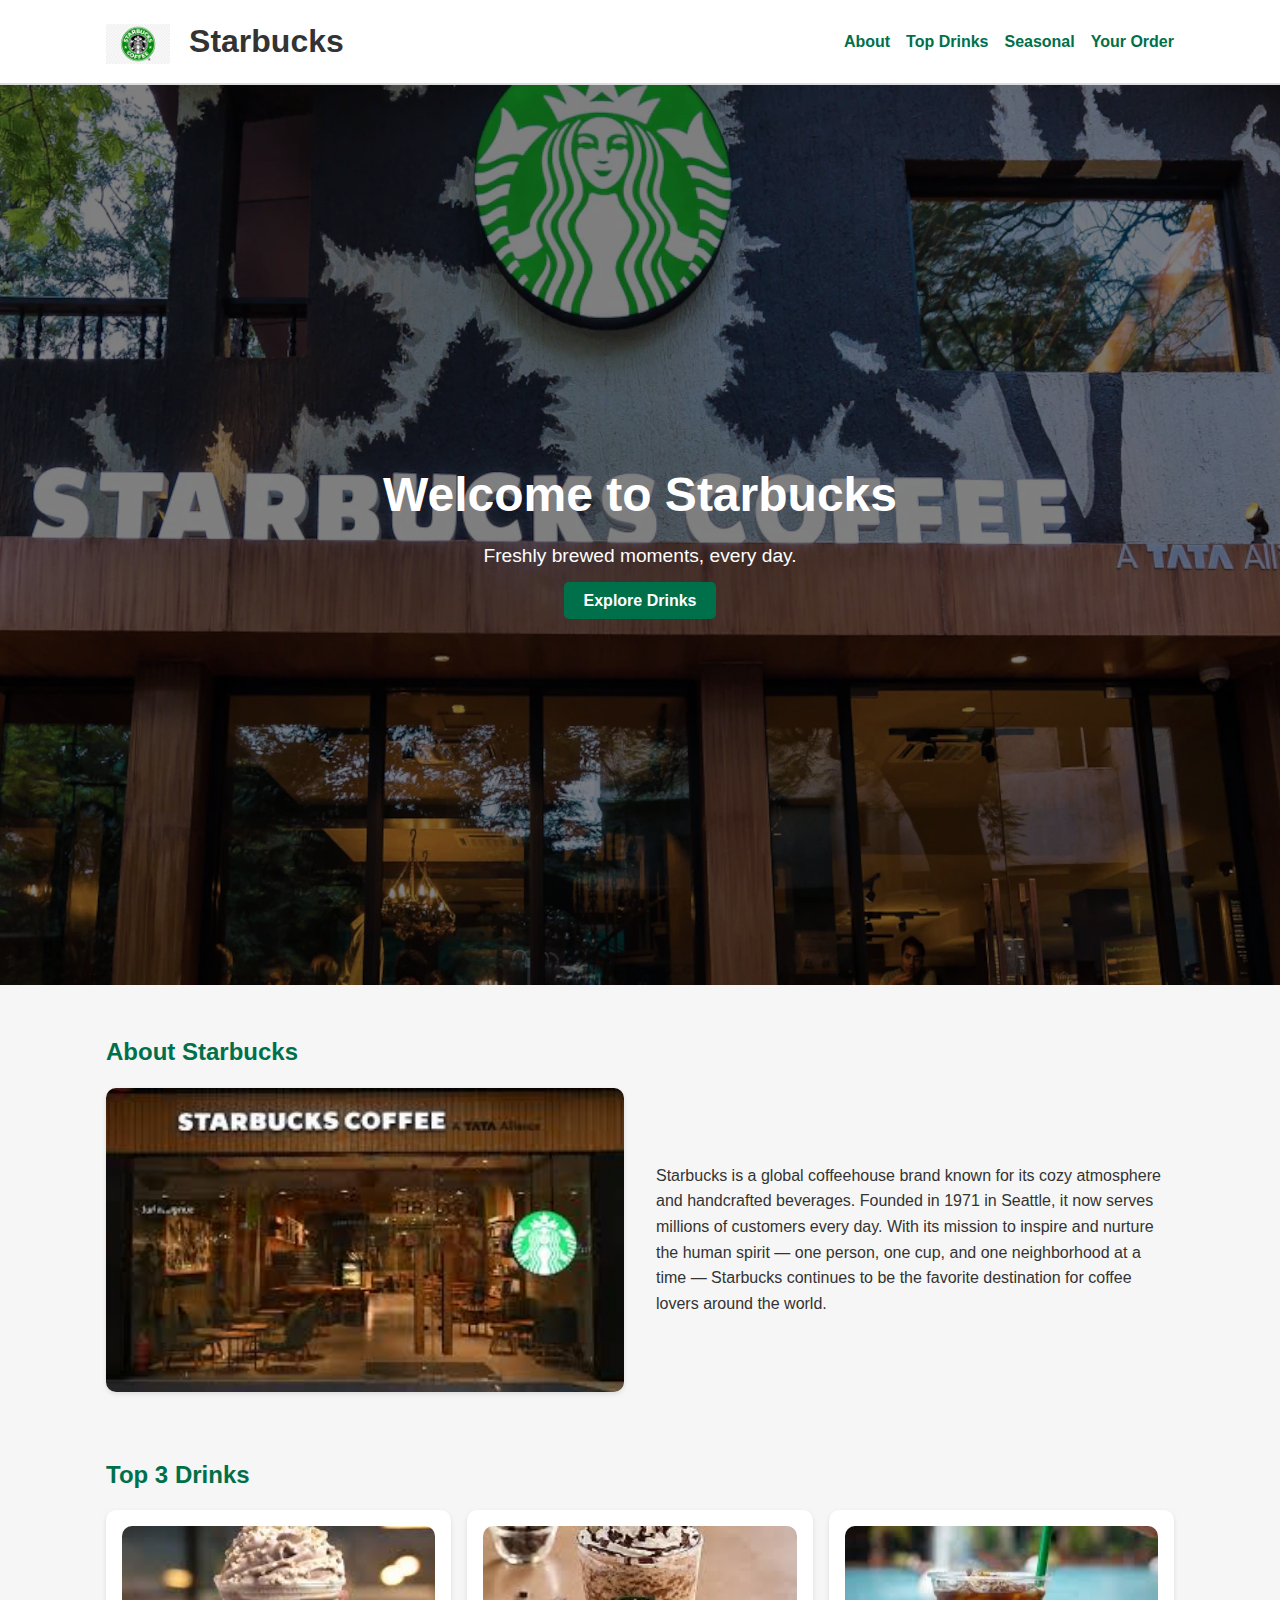
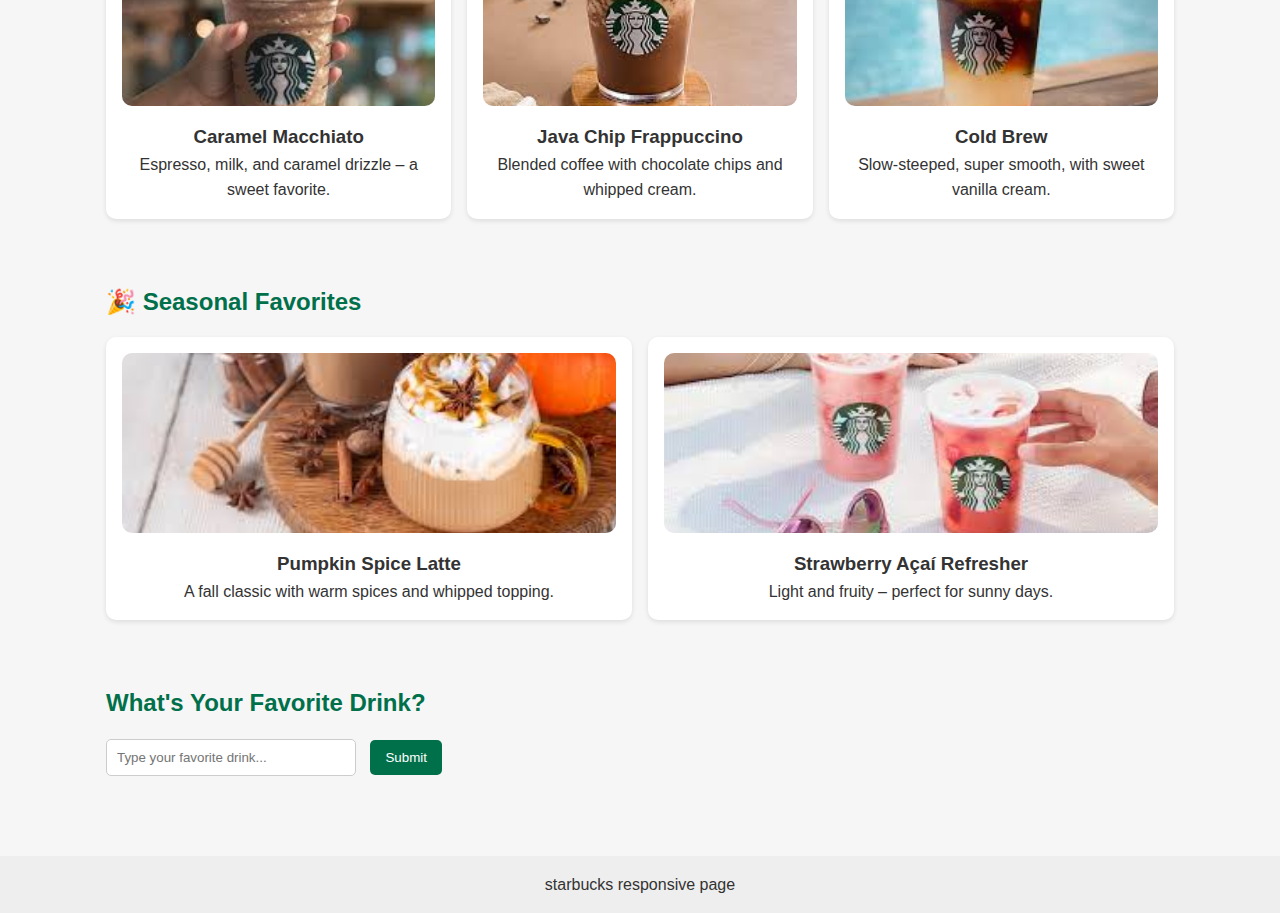
<file: index.html>
<!DOCTYPE html>
<html lang="en">
<head>
  <meta charset="UTF-8" />
  <meta name="viewport" content="width=device-width, initial-scale=1.0"/>
  <title>Starbucks </title>
  <link rel="stylesheet" href="style.css" />
</head>
<body>

  <header>
    <div class="container">
      <h1><img src="logo.png" alt="Starbucks Logo" class="logo" /> Starbucks</h1>
      <nav>
        <button id="menuBtn">☰</button>
        <ul id="navLinks">
          <li><a href="#about">About</a></li>
          <li><a href="#drinks">Top Drinks</a></li>
          <li><a href="#seasonal">Seasonal</a></li>
          <li><a href="#yourOrder">Your Order</a></li>
        </ul>
      </nav>
    </div>
  </header>

  <!-- Hero Section -->
  <section class="hero-section">
    <div class="hero-text">
      <h1>Welcome to Starbucks</h1>
      <p>Freshly brewed moments, every day.</p>
      <a href="#drinks" class="btn">Explore Drinks</a>
    </div>
  </section>

  <main class="container">
    <section id="about">
  <h2> About Starbucks</h2>
  <div class="about-content">
    <img src="image3.png" alt="Starbucks Store" />
    <div class="about-text">
      <p>
        Starbucks is a global coffeehouse brand known for its cozy atmosphere and handcrafted beverages. 
        Founded in 1971 in Seattle, it now serves millions of customers every day. With its mission to inspire and nurture the human spirit — one person, one cup, and one neighborhood at a time — Starbucks continues to be the favorite destination for coffee lovers around the world.
      </p>
    </div>
  </div>
</section>


    <section id="drinks">
      <h2> Top 3 Drinks</h2>
      <div class="card-grid">
        <div class="card">
          <img src="image4.png" alt="Caramel Macchiato" />
          <h3>Caramel Macchiato</h3>
          <p>Espresso, milk, and caramel drizzle – a sweet favorite.</p>
        </div>
        <div class="card">
          <img src="image5.png" alt="Java Chip Frappuccino" />
          <h3>Java Chip Frappuccino</h3>
          <p>Blended coffee with chocolate chips and whipped cream.</p>
        </div>
        <div class="card">
          <img src="image6.png" alt="Cold Brew" />
          <h3>Cold Brew</h3>
          <p>Slow-steeped, super smooth, with sweet vanilla cream.</p>
        </div>
      </div>
    </section>

    <section id="seasonal">
      <h2>🎉 Seasonal Favorites</h2>
      <div class="card-grid">
        <div class="card">
          <img src="image7.png" alt="Pumpkin Spice Latte" />
          <h3>Pumpkin Spice Latte</h3>
          <p>A fall classic with warm spices and whipped topping.</p>
        </div>
        <div class="card">
          <img src="image8.png" alt="Strawberry Refresher" />
          <h3>Strawberry Açaí Refresher</h3>
          <p>Light and fruity – perfect for sunny days.</p>
        </div>
      </div>
    </section>

    <section id="yourOrder">
      <h2> What's Your Favorite Drink?</h2>
      <input type="text" id="drinkInput" placeholder="Type your favorite drink..." />
      <button onclick="submitOrder()">Submit</button>
      <p id="response"></p>
    </section>
  </main>

  <footer>
    <p>starbucks responsive page</p>
  </footer>

  <script src="script.js"></script>
</body>
</html>
</file>
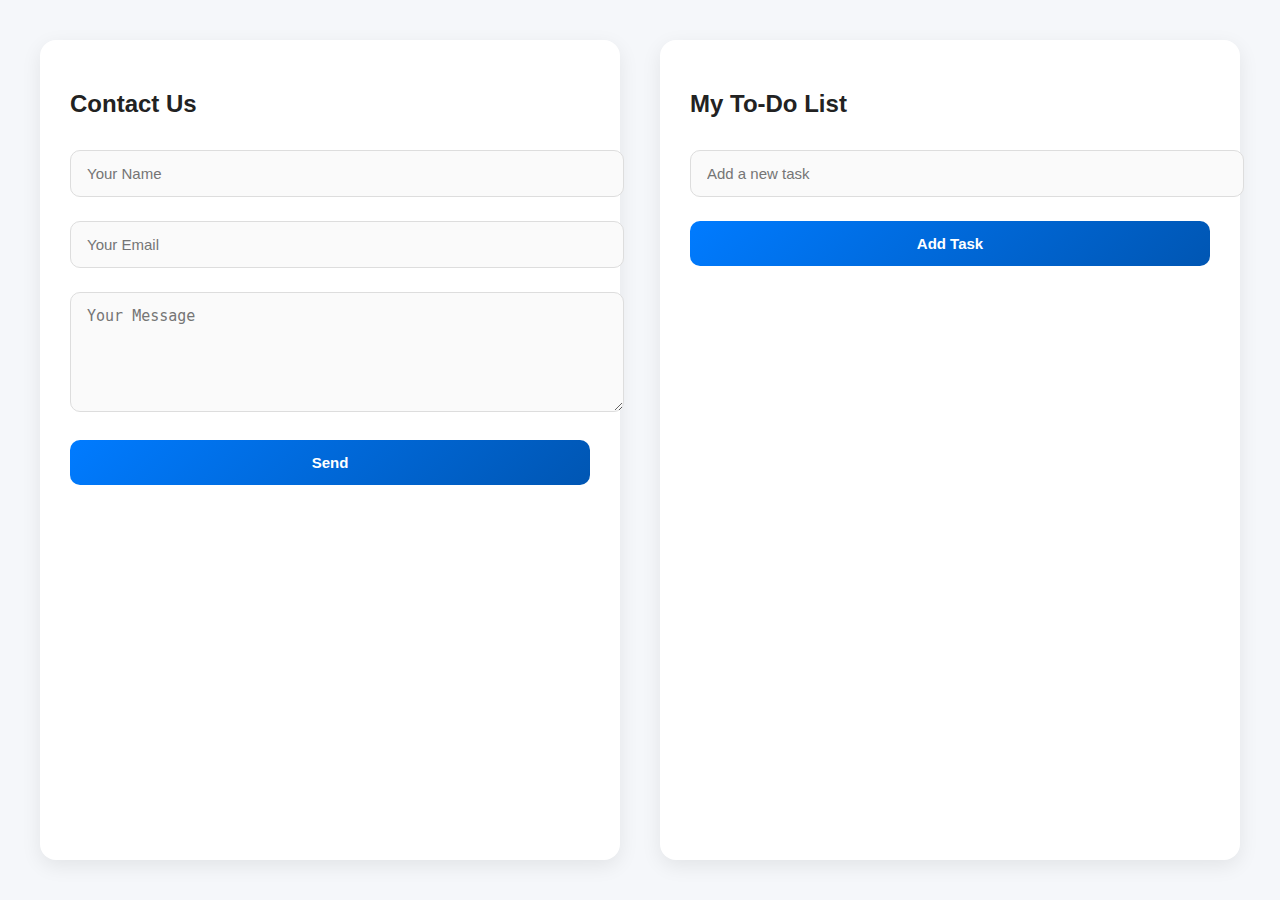
<file: task-2/index.html>
<!DOCTYPE html>
<html lang="en">
<head>
  <meta charset="UTF-8">
  <meta name="viewport" content="width=device-width, initial-scale=1.0">
  <title>Contact Form & To-Do List</title>
  <link rel="stylesheet" href="style.css">
</head>
<body>
  <!-- Contact Form -->
  <div class="form-section">
    <h2>Contact Us</h2>
    <form id="contactForm">
      <input type="text" id="name" placeholder="Your Name">
      <span class="error" id="nameError"></span>

      <input type="email" id="email" placeholder="Your Email">
      <span class="error" id="emailError"></span>

      <textarea id="message" rows="5" placeholder="Your Message"></textarea>
      <span class="error" id="messageError"></span>

      <button type="submit">Send</button>
    </form>
  </div>

  <!-- To-Do List -->
  <div class="todo-section">
    <h2>My To-Do List</h2>
    <input type="text" id="taskInput" placeholder="Add a new task">
    <button id="addTaskBtn">Add Task</button>
    <ul id="taskList"></ul>
  </div>

  <script src="script.js"></script>
</body>
</html>
</file>
<file: style.css>
* {
  margin: 0;
  padding: 0;
  box-sizing: border-box;
}

body {
  font-family: 'Segoe UI', sans-serif;
  line-height: 1.6;
  background-color: #f6f6f6;
  color: #333;
}

.container {
  max-width: 1100px;
  margin: 0 auto;
  padding: 1rem;
}

header {
  background-color: #ffffff;
  border-bottom: 2px solid #ddd;
  position: sticky;
  top: 0;
  z-index: 1000;
}

header .container {
  display: flex;
  justify-content: space-between;
  align-items: center;
}

.logo {
  height: 40px;
  margin-right: 10px;
  vertical-align: middle;
}

nav ul {
  list-style: none;
  display: flex;
  gap: 1rem;
}

nav a {
  text-decoration: none;
  color: #00704A;
  font-weight: bold;
}

#menuBtn {
  display: none;
  font-size: 24px;
  background: none;
  border: none;
  cursor: pointer;
}

/* Hero Section */
.hero-section {
  height: 100vh;
  background-image: url('store.png');
  background-size: cover;
  background-position: center;
  position: relative;
  display: flex;
  justify-content: center;
  align-items: center;
  text-align: center;
  color: white;
}

.hero-section::before {
  content: "";
  position: absolute;
  inset: 0;
  background: rgba(0, 0, 0, 0.5);
  z-index: 1;
}

.hero-text {
  position: relative;
  z-index: 2;
}

.hero-text h1 {
  font-size: 3rem;
  margin-bottom: 0.5rem;
}

.hero-text p {
  font-size: 1.2rem;
  margin-bottom: 1rem;
}

.btn {
  background-color: #00704A;
  color: white;
  padding: 10px 20px;
  border-radius: 5px;
  text-decoration: none;
  font-weight: bold;
}

/* Sections */
section {
  padding: 2rem 0;
}
.about-content {
  display: flex;
  flex-wrap: wrap;
  gap: 2rem;
  align-items: center;
  margin-top: 1rem;
}

.about-content img {
  flex: 1 1 400px;
  max-width: 100%;
  border-radius: 10px;
  box-shadow: 0 2px 5px rgba(0,0,0,0.1);
}

.about-text {
  flex: 1 1 400px;
}

@media (max-width: 768px) {
  .about-content {
    flex-direction: column;
    text-align: center;
  }

  .about-text {
    padding: 1rem;
  }
}


h2 {
  color: #00704A;
  margin-bottom: 1rem;
}

.card-grid {
  display: grid;
  grid-template-columns: repeat(auto-fit, minmax(260px, 1fr));
  gap: 1rem;
}

.card {
  background-color: white;
  padding: 1rem;
  border-radius: 10px;
  box-shadow: 0 2px 5px rgba(0,0,0,0.1);
  text-align: center;
}

.card img {
  width: 100%;
  max-height: 180px;
  object-fit: cover;
  border-radius: 10px;
  margin-bottom: 0.5rem;
}

/* Input Section */
#yourOrder input {
  padding: 10px;
  width: 250px;
  margin-right: 10px;
  border-radius: 5px;
  border: 1px solid #ccc;
}

#yourOrder button {
  padding: 10px 15px;
  background-color: #00704A;
  color: white;
  border: none;
  border-radius: 5px;
  cursor: pointer;
}

/* Footer */
footer {
  background-color: #eee;
  padding: 1rem;
  text-align: center;
  margin-top: 2rem;
}

/* Mobile Menu */
@media (max-width: 768px) {
  nav ul {
    display: none;
    position: absolute;
    top: 60px;
    right: 20px;
    flex-direction: column;
    background: white;
    padding: 1rem;
    border-radius: 5px;
    box-shadow: 0 2px 5px rgba(0,0,0,0.2);
  }

  nav ul.show {
    display: flex;
  }

  #menuBtn {
    display: block;
    color: #00704A;
  }
}
</file>
<file: task-2/style.css>
/* ====== Global Styles ====== */
body {
  font-family: "Poppins", Arial, sans-serif;
  margin: 0;
  padding: 40px;
  display: grid;
  grid-template-columns: 1fr 1fr;
  gap: 40px;
  background: #f5f7fa;
  color: #333;
  min-height: 100vh;
  box-sizing: border-box;
}

h2 {
  color: #222;
  font-size: 24px;
  margin-bottom: 20px;
  font-weight: 600;
}

/* ====== Card Layout ====== */
.form-section,
.todo-section {
  background: #fff;
  padding: 30px;
  border-radius: 16px;
  box-shadow: 0 6px 20px rgba(0, 0, 0, 0.08);
  transition: transform 0.2s ease, box-shadow 0.2s ease;
}
.form-section:hover,
.todo-section:hover {
  transform: translateY(-3px);
  box-shadow: 0 10px 25px rgba(0, 0, 0, 0.12);
}

/* ====== Inputs & Textarea ====== */
input,
textarea {
  width: 100%;
  padding: 14px 16px;
  margin: 12px 0;
  border: 1px solid #ddd;
  border-radius: 10px;
  font-size: 15px;
  background: #fafafa;
  transition: border 0.2s, box-shadow 0.2s, background 0.2s;
}

input:focus,
textarea:focus {
  border-color: #007bff;
  background: #fff;
  outline: none;
  box-shadow: 0 0 8px rgba(0, 123, 255, 0.25);
}

/* ====== Main Buttons (Form + Add Task) ====== */
button {
  width: 100%;
  padding: 14px;
  margin-top: 12px;
  border: none;
  border-radius: 10px;
  background: linear-gradient(135deg, #007bff, #0056b3);
  color: white;
  font-size: 15px;
  font-weight: 600;
  cursor: pointer;
  transition: transform 0.2s ease, background 0.2s ease;
}
button:hover {
  background: linear-gradient(135deg, #0056b3, #004090);
  transform: translateY(-2px);
}
button:active {
  transform: translateY(0);
}

/* ====== Error Messages ====== */
.error {
  color: #e63946;
  font-size: 13px;
  margin-top: -8px;
  margin-bottom: 8px;
  display: block;
  font-weight: 500;
}

/* ====== To-Do List ====== */
ul {
  list-style: none;
  padding: 0;
  margin-top: 15px;
}
li {
  background: #f8f9fa;
  margin: 10px 0;
  padding: 12px 15px;
  border-radius: 10px;
  display: flex;
  justify-content: space-between;
  align-items: center;
  transition: background 0.2s, transform 0.2s;
  border: 1px solid #eee;
}
li:hover {
  background: #eef3ff;
  transform: scale(1.01);
}

/* ✅ Compact Remove Button */
li button {
  width: auto;
  background: linear-gradient(135deg, #e63946, #b41f2d);
  border: none;
  color: white;
  padding: 6px 12px;
  border-radius: 6px;
  cursor: pointer;
  font-size: 13px;
  font-weight: 500;
  transition: background 0.2s ease, transform 0.2s ease;
}
li button:hover {
  background: linear-gradient(135deg, #b41f2d, #8c1722);
  transform: translateY(-1px);
}
li button:active {
  transform: translateY(0);
}

/* ====== Responsive ====== */
@media (max-width: 900px) {
  body {
    grid-template-columns: 1fr;
    padding: 20px;
  }
}
</file>
